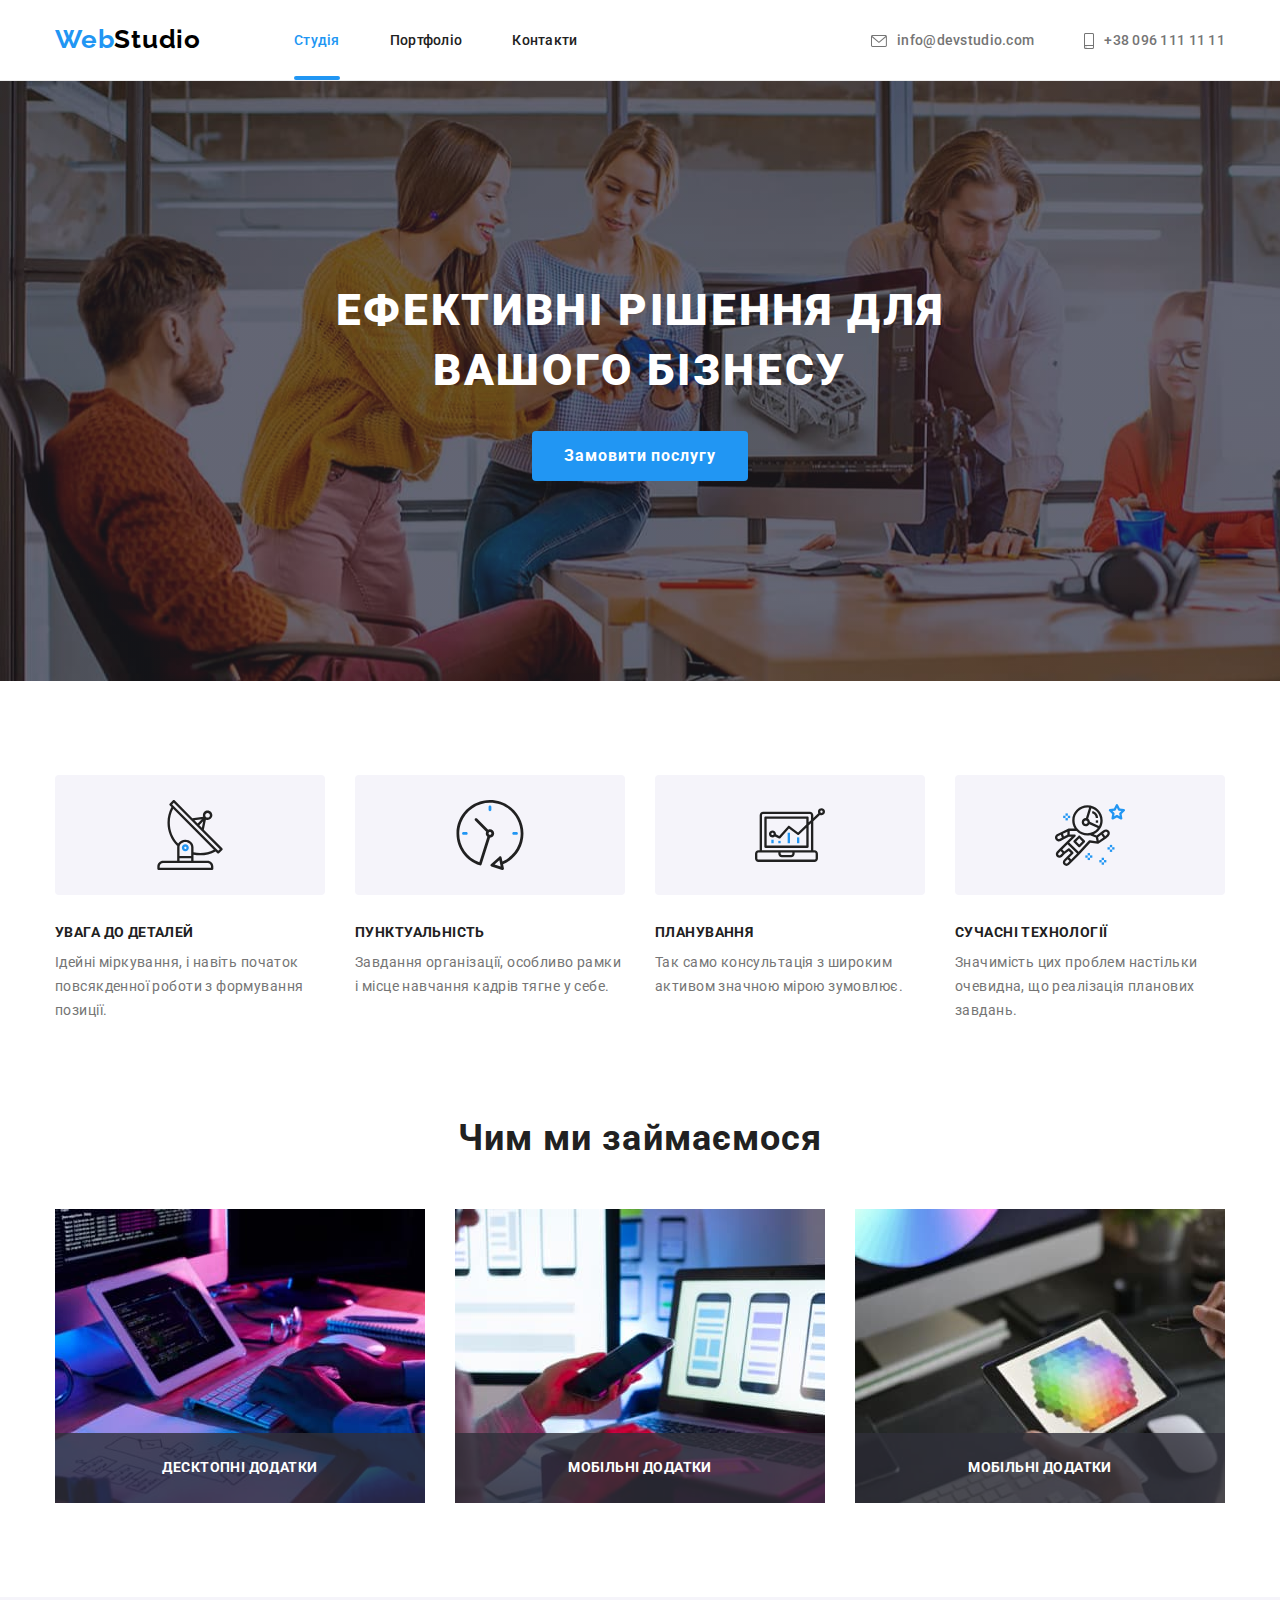
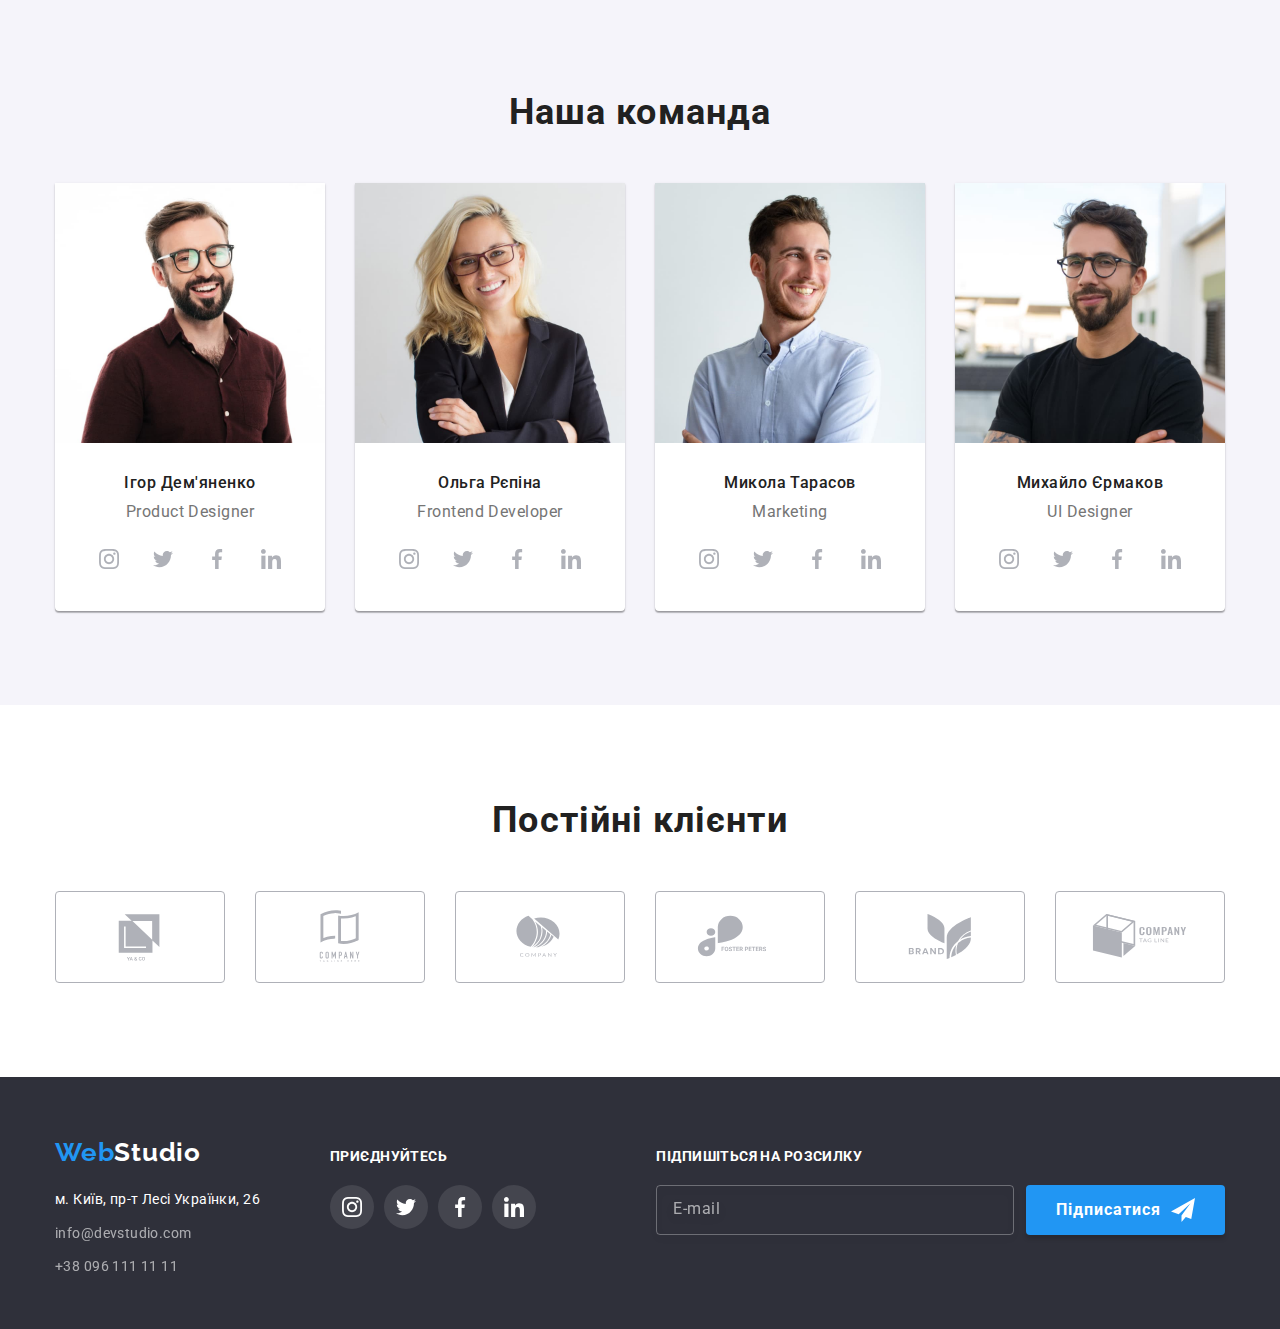
<file: index.html>
<!DOCTYPE html>
<html lang="uk">

<head>
    <meta charset="UTF-8">
    <meta http-equiv="X-UA-Compatible" content="IE=edge">
    <meta name="viewport" content="width=device-width, initial-scale=1.0">
    <title>WebStudio</title>
    <link rel="preconnect" href="https://fonts.googleapis.com">
    <link rel="preconnect" href="https://fonts.gstatic.com" crossorigin>
    <link
        href="https://fonts.googleapis.com/css2?family=Raleway:wght@700&family=Roboto:wght@400;500;700;900&display=swap"
        rel="stylesheet">
    <link rel="stylesheet" href="https://cdn.jsdelivr.net/npm/modern-normalize@1.1.0/modern-normalize.min.css">
    <link rel="stylesheet" href="./css/main.min.css">
</head>

<body class="body">
    <header class="header">
        <div class="container header-nav-container">
            <nav class="header-nav">
                <a class="logo-link-header" href="/"><span class="logo-link-web">Web</span>Studio</a>
                <ul class="header-menu">
                    <li class="header-menu__item"> <a class="header-menu__link header-menu__link--active animation" href="#">Студія</a></li>
                    <li class="header-menu__item"> <a class="header-menu__link animation" href="./portfolio.html">Портфоліо</a>
                    </li>
                    <li class="header-menu__item"> <a class="header-menu__link animation" href="#">Контакти</a></li>
                </ul>
            </nav>
            <ul class="header-menu__contacts">
                <li class="header-menu__contacts-item">
                    <a class="header-menu__contacts-link animation" href="mailto:info@devstudio.com">
                        <svg aria-label="іконка листа" class="header-menu__contacts-icon" width="16px" height="12px">
                            <use href="./images/sprite.svg#icon-envelope"></use>
                        </svg>info@devstudio.com</a>
                </li>
                <li class="header-menu-contacts-item">
                    <a class="header-menu__contacts-link animation" href="tel:+380961111111">
                        <svg aria-label="іконка телефону" class="header-menu__contacts-icon" width="10px" height="16px">
                            <use href="./images/sprite.svg#icon-smartphone"></use>
                        </svg>+38 096 111 11 11</a>
                </li>
            </ul>
        </div>
    </header>
    <main class="page-main">
        <section class="page-main-hat">
            <div class="container">
                <h1 class="page-main-hat__title">Ефективні рішення для <br> вашого бізнесу</h1>
                <button class="order-button" type="button" data-modal-open>Замовити послугу</button>
            </div>
        </section>
        <section class="page-main-features section">
            <div class="container">
                <h2 class="visually-hidden">Наші особливості</h2>
                <ul class="page-main-features__list">
                    <li class="page-main-features__list-item">
                        <div class="page-main-features__bg-icon">
                            <svg aria-label="антена" class="page-main-features__icon" width="70px" height="70px">
                                <use href="./images/sprite.svg#icon-antenna"></use>
                            </svg>
                        </div>
                        <h3 class="page-main-features__list-item-title">УВАГА ДО ДЕТАЛЕЙ</h3>
                        <p class="page-main-features__list-item-text">Ідейні міркування, і навіть початок
                            повсякденної
                            роботи
                            з формування позиції.</p>
                    </li>
                    <li>
                        <div class="page-main-features__bg-icon">
                            <svg aria-label="годинник" class="page-main-features__icon" width="70px" height="70px">
                                <use href="./images/sprite.svg#icon-clock"></use>
                            </svg>
                        </div>
                        <h3 class="page-main-features__list-item-title">ПУНКТУАЛЬНІСТЬ</h3>
                        <p class="page-main-features__list-item-text">Завдання організації, особливо рамки і місце
                            навчання
                            кадрів тягне у себе.</p>
                    </li>
                    <li>
                        <div class="page-main-features__bg-icon">
                            <svg aria-label="діаграма" class="page-main-features__icon" width="70px" height="70px">
                                <use href="./images/sprite.svg#icon-diagram"></use>
                            </svg>
                        </div>
                        <h3 class="page-main-features__list-item-title">ПЛАНУВАННЯ</h3>
                        <p class="page-main-features__list-item-text">Так само консультація з широким активом значною
                            мірою
                            зумовлює.</p>
                    </li>
                    <li>
                        <div class="page-main-features__bg-icon">
                            <svg aria-label="астронавт" class="page-main-features__icon" width="70px" height="70px">
                                <use href="./images/sprite.svg#icon-astronaut"></use>
                            </svg>
                        </div>
                        <h3 class="page-main-features__list-item-title">СУЧАСНІ ТЕХНОЛОГІЇ</h3>
                        <p class="page-main-features__list-item-text">Значимість цих проблем настільки очевидна, що
                            реалізація планових завдань.</p>
                    </li>
                </ul>
            </div>
        </section>
        <section class="page-main-works section">
            <div class="container">
                <h2 class="page-main-title">Чим ми займаємося</h2>
                <ul class="page-main-works__list">
                    <li class="page-main-works__list-item">
                        <div class="page-main-works__img-wrapper">
                            <img class="page-main-works__img" src="./images/works/work1.jpg" alt="Процес написання коду"
                                width="370">
                            <p class="page-main-works__img-overlay">Десктопні додатки</p>
                        </div>
                    </li>
                    <li class="page-main-works__list-item">
                        <div class="page-main-works__img-wrapper">
                            <img class="page-main-works__img" src="./images/works/work2.jpg" alt="Створення макету"
                                width="370">
                            <p class="page-main-works__img-overlay">Мобільні додатки</p>
                        </div>
                    </li>
                    <li class="page-main-works__list-item">
                        <div class="page-main-works__img-wrapper">
                            <img class="page-main-works__img" src="./images/works/work3.jpg" alt="Палітра кольорів"
                                width="370">
                            <p class="page-main-works__img-overlay">Мобільні додатки</p>
                        </div>
                    </li>
                </ul>
            </div>
        </section>
        <section class="page-main-workers section">
            <div class="container">
                <h2 class="page-main-title">Наша команда</h2>
                <ul class="page-main-workers__list">
                    <li class="page-main-workers__list-item">
                        <img class="page-main-workers__list-img" src="./images/workers/worker1.jpg"
                            alt="Працівник компанії, дизайнер" width="270">
                        <div class="page-main-workers__list-common">
                            <h3 class="page-main-workers__list-img-title">Ігор Дем'яненко</h3>
                            <p class="page-main-workers__list-img-text" lang="en">Product Designer</p>
                            <ul class="page-main-workers__list-icon">
                                <li>
                                    <a href="" class="page-main-workers__list-social-link">
                                        <svg aria-label="іконка інстаграму" class="page-main-social-list-icon"
                                            width="20px" height="20px">
                                            <use href="./images/sprite.svg#icon-instagram"></use>
                                        </svg>
                                    </a>
                                </li>
                                <li>
                                    <a href="" class="page-main-workers__list-social-link">
                                        <svg aria-label="іконка твіттеру" class="page-main-social-list-icon"
                                            width="20px" height="20px">
                                            <use href="./images/sprite.svg#icon-twitter"></use>
                                        </svg>
                                    </a>
                                </li>
                                <li>
                                    <a href="" class="page-main-workers__list-social-link">
                                        <svg aria-label="іконка фейсбуку" class="page-main-social-list-icon"
                                            width="20px" height="20px">
                                            <use href="./images/sprite.svg#icon-facebook"></use>
                                        </svg>
                                    </a>
                                </li>
                                <li>
                                    <a href="" class="page-main-workers__list-social-link">
                                        <svg aria-label="іконка лінкедину" class="page-main-social-list-icon"
                                            width="20px" height="20px">
                                            <use href="./images/sprite.svg#icon-linkedin"></use>
                                        </svg>
                                    </a>
                                </li>
                            </ul>
                        </div>
                    </li>
                    <li class="page-main-workers__list-item">
                        <img class="page-main-workers__list-img" src="./images/workers/worker2.jpg"
                            alt="Працівник компаніі, розробник" width="270">
                        <div class="page-main-workers__list-common">
                            <h3 class="page-main-workers__list-img-title">Ольга Рєпіна</h3>
                            <p class="page-main-workers__list-img-text" lang="en">Frontend Developer</p>
                            <ul class="page-main-workers__list-icon">
                                <li>
                                    <a href="" class="page-main-workers__list-social-link">
                                        <svg aria-label="іконка інстаграму" class="page-main-social-list-icon"
                                            width="20px" height="20px">
                                            <use href="./images/sprite.svg#icon-instagram"></use>
                                        </svg>
                                    </a>
                                </li>
                                <li>
                                    <a href="" class="page-main-workers__list-social-link">
                                        <svg aria-label="іконка твіттеру" class="page-main-social-list-icon"
                                            width="20px" height="20px">
                                            <use href="./images/sprite.svg#icon-twitter"></use>
                                        </svg>
                                    </a>
                                </li>
                                <li>
                                    <a href="" class="page-main-workers__list-social-link">
                                        <svg aria-label="іконка фейсбуку" class="page-main-social-list-icon"
                                            width="20px" height="20px">
                                            <use href="./images/sprite.svg#icon-facebook"></use>
                                        </svg>
                                    </a>
                                </li>
                                <li>
                                    <a href="" class="page-main-workers__list-social-link">
                                        <svg aria-label="іконка лінкедину" class="page-main-social-list-icon"
                                            width="20px" height="20px">
                                            <use href="./images/sprite.svg#icon-linkedin"></use>
                                        </svg>
                                    </a>
                                </li>
                            </ul>
                        </div>
                    </li>
                    <li class="page-main-workers__list-item">
                        <img class="page-main-workers__list-img" src="./images/workers/worker3.jpg"
                            alt="Працівник компанії, маркетолог" width="270">
                        <div class="page-main-workers__list-common">
                            <h3 class="page-main-workers__list-img-title">Микола Тарасов</h3>
                            <p class="page-main-workers__list-img-text" lang="en">Marketing</p>
                            <ul class="page-main-workers__list-icon">
                                <li>
                                    <a href="" class="page-main-workers__list-social-link">
                                        <svg aria-label="іконка інстаграму" class="page-main-social-list-icon"
                                            width="20px" height="20px">
                                            <use href="./images/sprite.svg#icon-instagram"></use>
                                        </svg>
                                    </a>
                                </li>
                                <li>
                                    <a href="" class="page-main-workers__list-social-link">
                                        <svg aria-label="іконка твіттеру" class="page-main-social-list-icon"
                                            width="20px" height="20px">
                                            <use href="./images/sprite.svg#icon-twitter"></use>
                                        </svg>
                                    </a>
                                </li>
                                <li>
                                    <a href="" class="page-main-workers__list-social-link">
                                        <svg aria-label="іконка фейсбуку" class="page-main-social-list-icon"
                                            width="20px" height="20px">
                                            <use href="./images/sprite.svg#icon-facebook"></use>
                                        </svg>
                                    </a>
                                </li>
                                <li>
                                    <a href="" class="page-main-workers__list-social-link">
                                        <svg aria-label="іконка лінкедину" class="page-main-social-list-icon"
                                            width="20px" height="20px">
                                            <use href="./images/sprite.svg#icon-linkedin"></use>
                                        </svg>
                                    </a>
                                </li>
                            </ul>
                        </div>
                    </li>
                    <li class="page-main-workers__list-item">
                        <img class="page-main-workers__list-img" src="./images/workers/worker4.jpg"
                            alt="Працівник компаніі, дизайнер" width="270">
                        <div class="page-main-workers__list-common">
                            <h3 class="page-main-workers__list-img-title">Михайло Єрмаков</h3>
                            <p class="page-main-workers__list-img-text" lang="en">UI Designer</p>
                            <ul class="page-main-workers__list-icon">
                                <li>
                                    <a href="" class="page-main-workers__list-social-link">
                                        <svg aria-label="іконка інстаграму" class="page-main-social-list-icon"
                                            width="20px" height="20px">
                                            <use href="./images/sprite.svg#icon-instagram"></use>
                                        </svg>
                                    </a>
                                </li>
                                <li>
                                    <a href="" class="page-main-workers__list-social-link">
                                        <svg aria-label="іконка твіттеру" class="page-main-social-list-icon"
                                            width="20px" height="20px">
                                            <use href="./images/sprite.svg#icon-twitter"></use>
                                        </svg>
                                    </a>
                                </li>
                                <li>
                                    <a href="" class="page-main-workers__list-social-link">
                                        <svg aria-label="іконка фейсбуку" class="page-main-social-list-icon"
                                            width="20px" height="20px">
                                            <use href="./images/sprite.svg#icon-facebook"></use>
                                        </svg>
                                    </a>
                                </li>
                                <li>
                                    <a href="" class="page-main-workers__list-social-link">
                                        <svg aria-label="іконка лінкедину" class="page-main-social-list-icon"
                                            width="20px" height="20px">
                                            <use href="./images/sprite.svg#icon-linkedin"></use>
                                        </svg>
                                    </a>
                                </li>
                            </ul>
                        </div>
                    </li>
                </ul>
            </div>
        </section>
        <section class="section">
            <div class="container">
                <h2 class="page-main-title">Постійні клієнти</h2>
                <ul class="page-main-clients-list">
                    <li class="page-main-clients-list-item">

                        <a class="page-main-clients-list-item-link" href="">
                            <svg aria-label="іконка компанії" class="page-main-clients-list-icon" width="106px"
                                height="60px">
                                <use href="./images/sprite.svg#icon-ya-co"></use>
                            </svg></a>

                    </li>
                    <li class="page-main-clients-list-item">

                        <a class="page-main-clients-list-item-link" href="">
                            <svg aria-label="іконка компанії" class="page-main-clients-list-icon" width="106px"
                                height="60px">
                                <use href="./images/sprite.svg#icon-company-tagline-here"></use>
                            </svg>
                        </a>

                    </li>
                    <li class="page-main-clients-list-item">

                        <a class="page-main-clients-list-item-link" href="">
                            <svg aria-label="іконка компанії" class="page-main-clients-list-icon" width="106px"
                                height="60px">
                                <use href="./images/sprite.svg#icon-company"></use>
                            </svg>
                        </a>

                    </li>
                    <li class="page-main-clients-list-item">

                        <a class="page-main-clients-list-item-link" href="">
                            <svg aria-label="іконка компанії" class="page-main-clients-list-icon" width="106px"
                                height="60px">
                                <use href="./images/sprite.svg#icon-foster-peters"></use>
                            </svg>
                        </a>

                    </li>
                    <li class="page-main-clients-list-item">

                        <a class="page-main-clients-list-item-link" href="">
                            <svg aria-label="іконка бренду" class="page-main-clients-list-icon" width="106px"
                                height="60px">
                                <use href="./images/sprite.svg#icon-brand"></use>
                            </svg>
                        </a>

                    </li>
                    <li class="page-main-clients-list-item">

                        <a class="page-main-clients-list-item-link" href="">
                            <svg aria-label="іконка компанії" class="page-main-clients-list-icon" width="106px"
                                height="60px">
                                <use href="./images/sprite.svg#icon-tag-line"></use>
                            </svg>
                        </a>

                    </li>
                </ul>
            </div>
        </section>
    </main>
    <footer class="footer">
        <div class="container">
            <div class="footer-wrapper">
                <div class="footer-social-block">
                    <a class="logo-link-footer" href="/"><span class="logo-link-web">Web</span>Studio</a>
                    <address class="footer-address">
                        <ul class="footer-address-list">
                            <li class="footer-address-list-item"><a class="footer-link-address animation"
                                    href="https://goo.gl/maps/4uYQ2Z6BmHYH9o7B6" target="_blank"
                                    rel="noopener noreferrer nofollow">м. Київ,
                                    пр-т Лесі Українки, 26</a></li>
                            <li class="footer-address-list-item"> <a class="footer-link-contacts animation"
                                    href="mailto:info@devstudio.com">info@devstudio.com</a></li>
                            <li class="footer-address-list-item"> <a class="footer-link-contacts animation"
                                    href="tel:+380961111111">+38 096
                                    111 11
                                    11</a></li>
                        </ul>
                    </address>
                </div>
                <div class="footer-block-icons">
                    <h3 class="footer-block-icons-title">приєднуйтесь</h3>
                    <ul class="footer-block-icons-list">
                        <li class="footer-block-icons-list-item">
                            <a class="footer-block-icons-list-link" href="">
                                <svg aria-label="іконка інстаграму" class="footer-icons" width="20px" height="20px">
                                    <use href="./images/sprite.svg#icon-instagram"></use>
                                </svg>
                            </a>
                        </li>
                        <li>
                            <a class="footer-block-icons-list-link" href="">
                                <svg aria-label="іконка твітеру" class="footer-icons" width="20px" height="20px">
                                    <use href="./images/sprite.svg#icon-twitter"></use>
                                </svg>
                            </a>
                        </li>
                        <li>
                            <a class="footer-block-icons-list-link" href="">
                                <svg aria-label="іконка фейсбуку" class="footer-icons" width="20px" height="20px">
                                    <use href="./images/sprite.svg#icon-facebook"></use>
                                </svg>
                            </a>
                        </li>
                        <li>
                            <a class="footer-block-icons-list-link" href="">
                                <svg aria-label="іконка лінкедину" class="footer-icons" width="20px" height="20px">
                                    <use href="./images/sprite.svg#icon-linkedin"></use>
                                </svg>
                            </a>
                        </li>
                    </ul>
                </div>
                <div class="footer-form-block">
                    <form class="footer-form">
                        <p class="footer-block-icons-title">Підпишіться на розсилку</p>
                        <label class="footer-form-field">
                            <input type="email" class="footer-form-input" name="user_email" required
                                placeholder="E-mail">
                            <button type="submit" class="footer-form-btn">Підписатися
                                <svg aria-label="іконка відправлення" class="footer-form-btn-icon" width="24px"
                                    height="24px">
                                    <use href="./images/sprite.svg#icon-send"></use>
                                </svg>
                            </button>
                        </label>
                    </form>
                </div>
            </div>
        </div>
    </footer>
    <div class="backdrop is-hidden" data-modal>
        <div class="modal">
            <button type="button" class="modal-close-btn" data-modal-close>
                <svg aria-label="іконка крестику" class="modal-close-btn-icon" width="18px" height="18px">
                    <use href="./images/sprite.svg#icon-close-black"></use>
                </svg>
            </button>
            <p class="modal-form-title">Залиште свої дані, ми вам передзвонимо</p>
            <form class="modal-form">

                <label class="modal-form-field">
                    <span class="modal-form-field-desc">Ім'я</span>
                    <span class="modal-form-input-wrapper">
                        <input type="text" class="modal-form-input" pattern="[a-zA-Zа-яА-ЯіІїЇ]+" name="user_name"
                            required>
                        <svg aria-label="іконка людини" class="modal-form-input-icon" width="18px" height="18px">
                            <use href="./images/sprite.svg#icon-person-modal"></use>
                        </svg>
                    </span>
                </label>
                <label class="modal-form-field">
                    <span class="modal-form-field-desc">Телефон</span>
                    <span class="modal-form-input-wrapper">
                        <input type="tel" class="modal-form-input" pattern="[0-9]{3}-[0-9]{3}-[0-9]{2}-[0-9]{2}"
                            title="xxx-xxx-xx-xx" name="user_phone" required>
                        <svg aria-label="іконка телефону" class="modal-form-input-icon" width="18px" height="18px">
                            <use href="./images/sprite.svg#icon-phone-modal"></use>
                        </svg>
                    </span>
                </label>
                <label class="modal-form-field">
                    <span class="modal-form-field-desc">Пошта</span>
                    <span class="modal-form-input-wrapper">
                        <input type="email" class="modal-form-input" name="user_email">
                        <svg aria-label="іконка конверту" class="modal-form-input-icon" width="18px" height="18px">
                            <use href="./images/sprite.svg#icon-email-modal"></use>
                        </svg>
                    </span>
                </label>
                <label class="modal-form-field">
                    <span class="modal-form-field-desc">Коментар</span>
                    <textarea class="modal-form-message" name="user_message" placeholder="Введіть текст"></textarea>
                </label>
                <label class="modal-form-check-field">
                    <input type="checkbox" class="modal-form-check visually-hidden" name="user_policy" required>
                    <svg aria-label="іконка галочки" class="modal-form-own-checkbox" width="11px" height="8px">
                        <use class="modal-form-own-checkbox-icon" href="./images/sprite.svg#icon-Vector"></use>
                    </svg>
                    Погоджуюся з розсилкою та приймаю&nbsp;<a class="modal-form-check-link" href="">Умови договору</a>
                </label>
                <button type="submit" class="modal-form-btn-submit">Відправити</button>

            </form>
        </div>
    </div>

    <script src="./js/modal.js"></script>
</body>
</file>
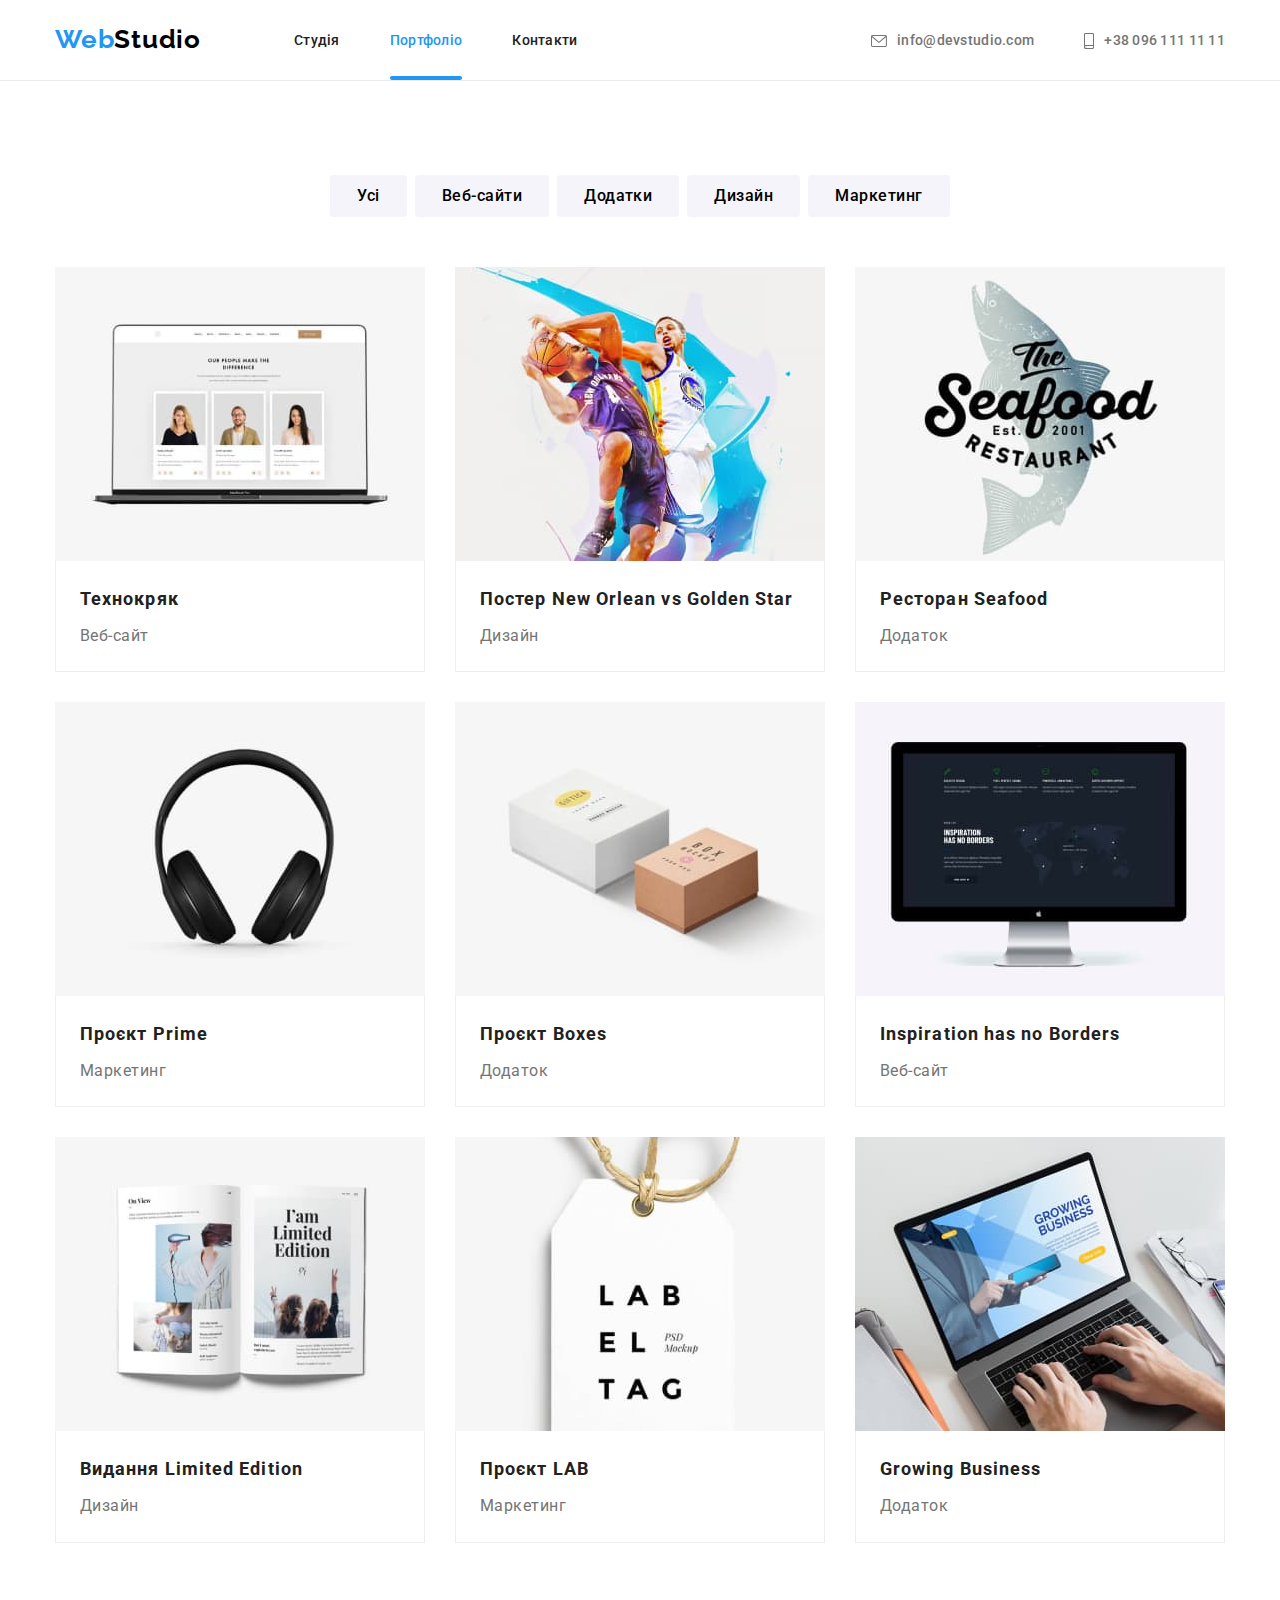
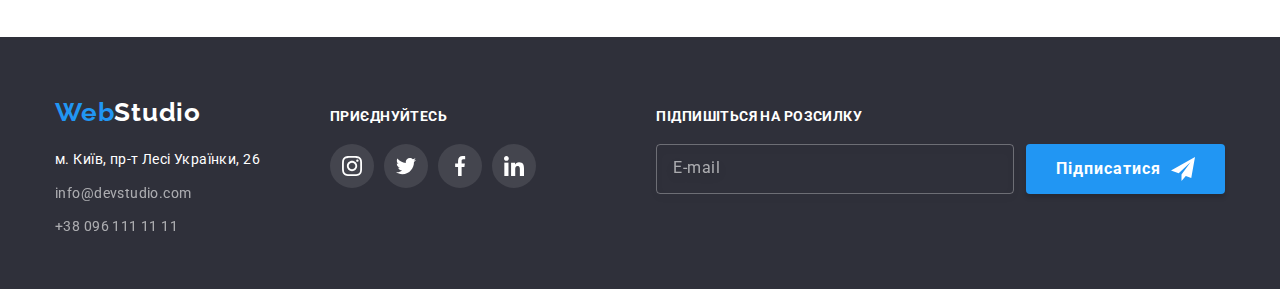
<file: portfolio.html>
<!DOCTYPE html>
<html lang="uk">

<head>
    <meta charset="UTF-8">
    <meta http-equiv="X-UA-Compatible" content="IE=edge">
    <meta name="viewport" content="width=device-width, initial-scale=1.0">
    <title>WebStudio</title>
    <link rel="preconnect" href="https://fonts.googleapis.com">
    <link rel="preconnect" href="https://fonts.gstatic.com" crossorigin>
    <link
        href="https://fonts.googleapis.com/css2?family=Raleway:wght@700&family=Roboto:wght@400;500;700;900&display=swap"
        rel="stylesheet">
    <link rel="stylesheet" href="https://cdn.jsdelivr.net/npm/modern-normalize@1.1.0/modern-normalize.min.css">
    <link rel="stylesheet" href="./css/main.min.css">
</head>

<body class="body">
    <header class="header">
        <div class="container header-nav-container">
            <nav class="header-nav">
                <a class="logo-link-header" href="/"><span class="logo-link-web">Web</span>Studio</a>
                <ul class="header-menu">
                    <li class="header-menu__item"> <a class="header-menu__link animation" href="./index.html">Студія</a></li>
                    <li class="header-menu__item"> <a class="header-menu__link header-menu__link--active animation" href="#">Портфоліо</a>
                    </li>
                    <li class="header-menu__item"> <a class="header-menu__link animation" href="#">Контакти</a></li>
                </ul>
            </nav>
            <ul class="header-menu__contacts">
                <li class="header-menu__contacts-item">
                    <a class="header-menu__contacts-link animation" href="mailto:info@devstudio.com">
                        <svg aria-label="іконка листа" class="header-menu__contacts-icon" width="16px" height="12px">
                            <use href="./images/sprite.svg#icon-envelope"></use>
                        </svg>info@devstudio.com</a>
                </li>
                <li class="header-menu__contacts-item">
                    <a class="header-menu__contacts-link animation" href="tel:+380961111111">
                        <svg aria-label="іконка телефону" class="header-menu__contacts-icon" width="10px" height="16px">
                            <use href="./images/sprite.svg#icon-smartphone"></use>
                        </svg>+38 096 111 11 11</a>
                </li>
            </ul>
        </div>
    </header>
    <main class="portfolio-main">
        <section class="portfolio-main-section section">
            <div class="container">
                <h1 class="visually-hidden">Проекти</h1>
                <ul class="portfolio-main-buttons-list">
                    <li class="portfolio-main-buttons-list-item"><button class="portfolio-button"
                            type="button">Усі</button>
                    </li>
                    <li class="portfolio-main-buttons-list-item"><button class="portfolio-button"
                            type="button">Веб-сайти</button></li>
                    <li class="portfolio-main-buttons-list-item"><button class="portfolio-button"
                            type="button">Додатки</button>
                    </li>
                    <li class="portfolio-main-buttons-list-item"><button class="portfolio-button"
                            type="button">Дизайн</button>
                    </li>
                    <li class="portfolio-main-buttons-list-item"><button class="portfolio-button"
                            type="button">Маркетинг</button></li>
                </ul>
                <ul class="portfolio-main-list">
                    <li class="portfolio-main-list-item">
                        <a class="portfolio-main-list-link" href="">
                            <div class="portfolio-main-img-wrapper">
                                <img class="portfolio-main-list-item-img" src="./images/portfolio/portfolio1.jpg"
                                    alt="Веб-сайт, приклад" width="370">
                                <p class="portfolio-main-list-overlay">Ресурс пропонує комплексні пропозиції з різним
                                    рівнем
                                    функціоналу та сервісів. Все це дозволить відвідувачу отримати
                                    вичерпні відомості про компанію чи приватну особу.</p>
                            </div>
                            <div class="portfolio-main-list-common">
                                <h2 class="portfolio-main-list-item-title">Технокряк</h2>
                                <p class="portfolio-main-list-item-text">Веб-сайт</p>
                            </div>
                        </a>
                    </li>
                    <li class="portfolio-main-list-item">
                        <a class="portfolio-main-list-link" href="">
                            <div class="portfolio-main-img-wrapper">
                                <img class="portfolio-main-list-item-img" src="./images/portfolio/portfolio2.jpg"
                                    alt="Дизайн постеру для баскетболу" width="370">
                                <p class="portfolio-main-list-overlay">Ресурс пропонує комплексні пропозиції з різним
                                    рівнем
                                    функціоналу та сервісів. Все це дозволить відвідувачу отримати
                                    вичерпні відомості про компанію чи приватну особу.</p>
                            </div>
                            <div class="portfolio-main-list-common">
                                <h2 class="portfolio-main-list-item-title">Постер New Orlean vs Golden Star</h2>
                                <p class="portfolio-main-list-item-text">Дизайн</p>
                            </div>
                        </a>
                    </li>
                    <li class="portfolio-main-list-item">
                        <a class="portfolio-main-list-link" href="">
                            <div class="portfolio-main-img-wrapper">
                                <img class="portfolio-main-list-item-img" src="./images/portfolio/portfolio3.jpg"
                                    alt="Додаток для ресторану морепродуктів" width="370">
                                <p class="portfolio-main-list-overlay">Ресурс пропонує комплексні пропозиції з різним
                                    рівнем
                                    функціоналу та сервісів. Все це дозволить відвідувачу отримати
                                    вичерпні відомості про компанію чи приватну особу.</p>
                            </div>
                            <div class="portfolio-main-list-common">
                                <h2 class="portfolio-main-list-item-title">Ресторан Seafood</h2>
                                <p class="portfolio-main-list-item-text">Додаток</p>
                            </div>
                        </a>
                    </li>
                    <li class="portfolio-main-list-item">
                        <a class="portfolio-main-list-link" href="">
                            <div class="portfolio-main-img-wrapper">
                                <img class="portfolio-main-list-item-img" src="./images/portfolio/portfolio4.jpg"
                                    alt="Маркетинговий проект навушників" width="370">
                                <p class="portfolio-main-list-overlay">Ресурс пропонує комплексні пропозиції з різним
                                    рівнем
                                    функціоналу та сервісів. Все це дозволить відвідувачу отримати
                                    вичерпні відомості про компанію чи приватну особу.</p>
                            </div>
                            <div class="portfolio-main-list-common">
                                <h2 class="portfolio-main-list-item-title">Проєкт Prime</h2>
                                <p class="portfolio-main-list-item-text">Маркетинг</p>
                            </div>
                        </a>
                    </li>
                    <li class="portfolio-main-list-item">
                        <a class="portfolio-main-list-link" href="">
                            <div class="portfolio-main-img-wrapper">
                                <img class="portfolio-main-list-item-img" src="./images/portfolio/portfolio5.jpg"
                                    alt="Додаток для коробок" width="370">
                                <p class="portfolio-main-list-overlay">Ресурс пропонує комплексні пропозиції з різним
                                    рівнем
                                    функціоналу та сервісів. Все це дозволить відвідувачу отримати
                                    вичерпні відомості про компанію чи приватну особу.</p>
                            </div>
                            <div class="portfolio-main-list-common">
                                <h2 class="portfolio-main-list-item-title">Проєкт Boxes</h2>
                                <p class="portfolio-main-list-item-text">Додаток</p>
                            </div>
                        </a>
                    </li>
                    <li class="portfolio-main-list-item">
                        <a class="portfolio-main-list-link" href="">
                            <div class="portfolio-main-img-wrapper">
                                <img class="portfolio-main-list-item-img" src="./images/portfolio/portfolio6.jpg"
                                    alt="Веб-сайт, приклад" width="370">
                                <p class="portfolio-main-list-overlay">Ресурс пропонує комплексні пропозиції з різним
                                    рівнем
                                    функціоналу та сервісів. Все це дозволить відвідувачу отримати
                                    вичерпні відомості про компанію чи приватну особу.</p>
                            </div>
                            <div class="portfolio-main-list-common">
                                <h2 class="portfolio-main-list-item-title">Inspiration has no Borders</h2>
                                <p class="portfolio-main-list-item-text">Веб-сайт</p>
                            </div>
                        </a>
                    </li>
                    <li class="portfolio-main-list-item">
                        <a class="portfolio-main-list-link" href="">
                            <div class="portfolio-main-img-wrapper">
                                <img class="portfolio-main-list-item-img" src="./images/portfolio/portfolio7.jpg"
                                    alt="Дизайн журналу" width="370">
                                <p class="portfolio-main-list-overlay">Ресурс пропонує комплексні пропозиції з різним
                                    рівнем
                                    функціоналу та сервісів. Все це дозволить відвідувачу отримати
                                    вичерпні відомості про компанію чи приватну особу.</p>
                            </div>
                            <div class="portfolio-main-list-common">
                                <h2 class="portfolio-main-list-item-title">Видання Limited Edition</h2>
                                <p class="portfolio-main-list-item-text">Дизайн</p>
                            </div>
                        </a>
                    </li>
                    <li class="portfolio-main-list-item">
                        <a class="portfolio-main-list-link" href="">
                            <div class="portfolio-main-img-wrapper">
                                <img class="portfolio-main-list-item-img" src="./images/portfolio/portfolio8.jpg"
                                    alt="Маркетинговий проект" width="370">
                                <p class="portfolio-main-list-overlay">Ресурс пропонує комплексні пропозиції з різним
                                    рівнем
                                    функціоналу та сервісів. Все це дозволить відвідувачу отримати
                                    вичерпні відомості про компанію чи приватну особу.</p>
                            </div>
                            <div class="portfolio-main-list-common">
                                <h2 class="portfolio-main-list-item-title">Проєкт LAB</h2>
                                <p class="portfolio-main-list-item-text">Маркетинг</p>
                            </div>
                        </a>
                    </li>
                    <li class="portfolio-main-list-item">
                        <a class="portfolio-main-list-link" href="">
                            <div class="portfolio-main-img-wrapper">
                                <img class="portfolio-main-list-item-img" src="./images/portfolio/portfolio9.jpg"
                                    alt="Додаток для бізнесу" width="370">
                                <p class="portfolio-main-list-overlay">Ресурс пропонує комплексні пропозиції з різним
                                    рівнем
                                    функціоналу та сервісів. Все це дозволить відвідувачу отримати
                                    вичерпні відомості про компанію чи приватну особу.</p>
                            </div>
                            <div class="portfolio-main-list-common">
                                <h2 class="portfolio-main-list-item-title">Growing Business</h2>
                                <p class="portfolio-main-list-item-text">Додаток</p>
                            </div>
                        </a>
                    </li>
                </ul>
            </div>
        </section>
    </main>
    <footer class="footer">
        <div class="container">
            <div class="footer-wrapper">
                <div class="footer-social-block">
                    <a class="logo-link-footer" href="/"><span class="logo-link-web">Web</span>Studio</a>
                    <address class="footer-address">
                        <ul class="footer-address-list">
                            <li class="footer-address-list-item"><a class="footer-link-address animation"
                                    href="https://goo.gl/maps/4uYQ2Z6BmHYH9o7B6" target="_blank"
                                    rel="noopener noreferrer nofollow">м. Київ,
                                    пр-т Лесі Українки, 26</a></li>
                            <li class="footer-address-list-item"> <a class="footer-link-contacts animation"
                                    href="mailto:info@devstudio.com">info@devstudio.com</a></li>
                            <li class="footer-address-list-item"> <a class="footer-link-contacts animation"
                                    href="tel:+380961111111">+38 096
                                    111 11
                                    11</a></li>
                        </ul>
                    </address>
                </div>
                <div class="footer-block-icons">
                    <h3 class="footer-block-icons-title">приєднуйтесь</h3>
                    <ul class="footer-block-icons-list">
                        <li class="footer-block-icons-list-item">
                            <a class="footer-block-icons-list-link" href="">
                                <svg aria-label="іконка інстаграму" class="footer-icons" width="20px" height="20px">
                                    <use href="./images/sprite.svg#icon-instagram"></use>
                                </svg>
                            </a>
                        </li>
                        <li>
                            <a class="footer-block-icons-list-link" href="">
                                <svg aria-label="іконка твітеру" class="footer-icons" width="20px" height="20px">
                                    <use href="./images/sprite.svg#icon-twitter"></use>
                                </svg>
                            </a>
                        </li>
                        <li>
                            <a class="footer-block-icons-list-link" href="">
                                <svg aria-label="іконка фейсбуку" class="footer-icons" width="20px" height="20px">
                                    <use href="./images/sprite.svg#icon-facebook"></use>
                                </svg>
                            </a>
                        </li>
                        <li>
                            <a class="footer-block-icons-list-link" href="">
                                <svg aria-label="іконка лінкедину" class="footer-icons" width="20px" height="20px">
                                    <use href="./images/sprite.svg#icon-linkedin"></use>
                                </svg>
                            </a>
                        </li>
                    </ul>
                </div>
                <div class="footer-form-block">
                    <form class="footer-form">
                        <p class="footer-block-icons-title">Підпишіться на розсилку</p>
                        <label class="footer-form-field">
                            <input type="email" class="footer-form-input" name="user_email" required
                                placeholder="E-mail">
                            <button type="submit" class="footer-form-btn">Підписатися
                                <svg aria-label="іконка відправлення" class="footer-form-btn-icon" width="24px"
                                    height="24px">
                                    <use href="./images/sprite.svg#icon-send"></use>
                                </svg>
                            </button>
                        </label>
                    </form>
                </div>
            </div>
        </div>
    </footer>
</body>

</html>
</file>
<file: css/main.min.css>
h1,h2,h3,h4,p{margin-top:0;margin-bottom:0}ul{margin-top:0;margin-bottom:0;padding-left:0}button{cursor:pointer}img{display:block}li{list-style-type:none}a{text-decoration:none;color:#212121;cursor:pointer}.section{padding-top:94px;padding-bottom:94px}.container{max-width:1200px;margin-left:auto;margin-right:auto;padding-left:15px;padding-right:15px}.body{font-family:"Roboto","Helvetica Neue","Verdana",sans-serif;color:#212121}.visually-hidden{position:absolute;white-space:nowrap;width:1px;height:1px;overflow:hidden;border:0;padding:0;clip:rect(0 0 0 0);clip-path:inset(50%);margin:-1px}.animation:hover,.animation:focus{color:#2196f3}.page-main-title{margin-bottom:50px;font-weight:700;font-size:36px;line-height:1.17;text-align:center;letter-spacing:.03em}.footer-block-icons-title{margin-bottom:20px;text-transform:uppercase;font-weight:700;font-size:14px;line-height:1.14;letter-spacing:.03em;color:#fff}.header{border-bottom:1px solid #ececec}.header-nav-container{display:flex;align-items:center}.header-nav{display:flex;align-items:center}.logo-link-header{margin-right:93px;padding-top:24px;padding-bottom:25px;font-family:"Raleway",sans-serif;font-weight:700;font-size:26px;line-height:1.2;letter-spacing:.03em;color:#000}.logo-link-web{color:#2196f3}.header-menu{display:flex}.header-menu__item:not(:last-child){margin-right:50px}.header-menu__link{padding-top:32px;padding-bottom:32px;font-weight:500;font-size:14px;line-height:1.14;letter-spacing:.02em;position:relative;transition:color 250ms cubic-bezier(0.4, 0, 0.2, 1)}.header-menu__link--active{color:#2196f3}.header-menu__link--active::after{content:"";position:absolute;width:100%;height:4px;bottom:0;left:0;background:#2196f3;border-radius:2px}.header-menu__contacts{display:flex;margin-left:auto}.header-menu__contacts-item:not(:last-child){margin-right:50px}.header-menu__contacts-link{padding-top:32px;padding-bottom:32px;font-weight:500;font-size:14px;line-height:1.14;letter-spacing:.02em;color:#757575;transition:color 250ms cubic-bezier(0.4, 0, 0.2, 1)}.header-menu__contacts-icon{fill:#757575;margin-right:10px;vertical-align:middle;transition:fill 250ms cubic-bezier(0.4, 0, 0.2, 1)}.header-menu__contacts-link:hover .header-menu__contacts-icon,.header-menu__contacts-link:focus .header-menu__contacts-icon{color:#2196f3;fill:#2196f3}.page-main-hat{max-width:1600px;padding-top:200px;padding-bottom:200px;margin:0 auto;background-color:#c4c4c4;background-image:linear-gradient(rgba(47, 48, 58, 0.4), rgba(47, 48, 58, 0.4)),url("../images/hero/img-hero.jpg");background-size:cover}.page-main-hat__title{display:block;align-items:center;text-align:center;margin-bottom:30px;font-weight:900;font-size:44px;line-height:1.36;text-align:center;letter-spacing:.06em;text-transform:uppercase;color:#fff}.order-button{display:block;margin:auto;padding:10px 32px 10px 32px;font-family:"Roboto",sans-serif;font-weight:700;font-size:16px;line-height:1.87;align-items:center;text-align:center;letter-spacing:.06em;background-color:#2196f3;color:#fff;border:0;border-radius:4px;transition:background-color 250ms cubic-bezier(0.4, 0, 0.2, 1)}.order-button:hover,.order-button:focus{background-color:#188ce8}.page-main-features__list{display:flex;flex-wrap:wrap;gap:30px}.page-main-features__list-item{flex-basis:calc((100% - 90px)/4)}.page-main-features__bg-icon{display:flex;align-items:center;justify-content:center;background-color:#f5f4fa;height:120px;border-radius:4px}.page-main-features__list-item-title{font-weight:700;font-size:14px;line-height:1.14;letter-spacing:.03em;text-transform:uppercase;padding-top:30px}.page-main-features__list-item-text{margin-top:10px;max-width:270px;font-size:14px;line-height:1.71;letter-spacing:.03em;color:#757575}.page-main-works{padding-top:0}.page-main-works__list{display:flex;gap:30px;flex-wrap:wrap}.page-main-works__list-item{flex-basis:calc((100% - 60px)/3)}.page-main-works__img-wrapper{position:relative}.page-main-works__img-overlay{position:absolute;bottom:0;left:0;width:100%;height:70px;display:flex;align-items:center;justify-content:center;font-weight:700;font-size:14px;line-height:1.14;letter-spacing:.03em;text-align:center;text-transform:uppercase;color:#fff;background:rgba(47,48,58,.8)}.page-main-workers{background-color:#f5f4fa}.page-main-workers__list{display:flex;flex-wrap:wrap;gap:30px}.page-main-workers__list-item{flex-basis:calc((100% - 90px)/4);box-shadow:0px 1px 3px rgba(0,0,0,.12),0px 1px 1px rgba(0,0,0,.14),0px 2px 1px rgba(0,0,0,.2);border-radius:0px 0px 4px 4px;background-color:#fff}.page-main-workers__list-common{padding-top:30px;padding-bottom:30px}.page-main-workers__list-img-title{margin-bottom:10px;font-weight:500;font-size:16px;line-height:1.19;text-align:center;letter-spacing:.03em}.page-main-workers__list-img-text{margin-bottom:16px;font-size:16px;line-height:1.19;text-align:center;letter-spacing:.03em;color:#757575}.page-main-workers__list-icon{display:flex;column-gap:10px;text-align:center;justify-content:center}.page-main-workers__list-social-link{display:flex;align-items:center;justify-content:center;height:44px;width:44px;border-radius:50%;background-color:#fff;transition:background-color 250ms cubic-bezier(0.4, 0, 0.2, 1)}.page-main-workers__list-social-link:hover,.page-main-workers__list-social-link:focus{background-color:#2196f3}.page-main-social-list-icon{fill:#afb1b8;transition:fill 250ms cubic-bezier(0.4, 0, 0.2, 1)}.page-main-workers__list-social-link:hover .page-main-social-list-icon,.page-main-workers__list-social-link:focus .page-main-social-list-icon{fill:#fff}.page-main-clients-title{font-weight:700;font-size:36px;line-height:42px;text-align:center;letter-spacing:.03em;padding-top:94px;margin-bottom:50px}.page-main-clients-list{display:flex;flex-wrap:wrap;gap:30px}.page-main-clients-list-item{flex-basis:calc((100% - 150px)/6)}.page-main-clients-list-item-link{display:flex;align-items:center;justify-content:center;height:92px;border:1px solid #afb1b8;border-radius:4px;transition:border-color 250ms cubic-bezier(0.4, 0, 0.2, 1)}.page-main-clients-list-item-link:hover,.page-main-clients-list-item-link:focus{border:1px solid #2196f3}.page-main-clients-list-icon{fill:#afb1b8;transition:fill 250ms cubic-bezier(0.4, 0, 0.2, 1)}.page-main-clients-list-item-link:hover .page-main-clients-list-icon,.page-main-clients-list-item-link:focus .page-main-clients-list-icon{fill:#2196f3}.footer{width:auto;height:252px;padding-top:60px;padding-bottom:60px;background-color:#2f303a}.footer-wrapper{display:flex;flex-wrap:wrap;gap:70px;align-items:baseline}.logo-link-footer{font-family:"Raleway",sans-serif;font-weight:700;font-size:26px;line-height:1.2;letter-spacing:.03em;color:#fff}.footer-address{margin-top:20px;font-style:normal}.footer-address-list-item:not(:last-child){margin-bottom:9px}.footer-link-address{font-weight:400;font-size:14px;line-height:1.71;letter-spacing:.03em;color:#fff;transition:color 250ms cubic-bezier(0.4, 0, 0.2, 1)}.footer-link-contacts{font-weight:400;font-size:14px;line-height:24px;letter-spacing:.03em;color:#fff;opacity:.6;transition:color 250ms cubic-bezier(0.4, 0, 0.2, 1)}.footer-block-icons-list{display:flex;flex-wrap:wrap;gap:10px}.footer-block-icons-list-item{flex-basis:calc((100% - 30px)/4)}.footer-block-icons-list-link{display:flex;align-items:center;justify-content:center;height:44px;width:44px;border-radius:50%;background:rgba(255,255,255,.1);transition:background-color 250ms cubic-bezier(0.4, 0, 0.2, 1)}.footer-block-icons-list-link:hover,.footer-block-icons-list-link:focus{background-color:#2196f3}.footer-icons{fill:#fff}.footer-form-block{margin-left:auto}.footer-form-field{display:flex}.footer-form-input{width:358px;height:50px;border:1px solid rgba(255,255,255,.3);filter:drop-shadow(0px 4px 4px rgba(0, 0, 0, 0.15));border-radius:4px;background-color:rgba(0,0,0,0);color:#fff;font-size:12px;padding-left:16px;margin-right:12px}.footer-form-input::placeholder{font-weight:400;font-size:16px;line-height:1.25;letter-spacing:.03em;color:rgba(255,255,255,.6)}.footer-form-btn{display:flex;align-items:center;gap:10px;padding-left:28px;padding-right:28px;font-weight:700;font-size:16px;line-height:1.88;letter-spacing:.06em;color:#fff;background-color:#2196f3;box-shadow:0px 4px 4px rgba(0,0,0,.15);border-radius:4px;border-color:rgba(0,0,0,0);transition:background-color 250ms cubic-bezier(0.4, 0, 0.2, 1)}.footer-form-btn:hover,.footer-form-btn:focus{background-color:#188ce8}.backdrop{position:fixed;top:0;left:0;z-index:100;width:100%;height:100%;background:rgba(0,0,0,.2);transition:visibility 250ms cubic-bezier(0.4, 0, 0.2, 1),opacity 250ms cubic-bezier(0.4, 0, 0.2, 1)}.backdrop.is-hidden{visibility:hidden;opacity:0;pointer-events:none}.modal{position:absolute;top:50%;left:50%;transform:translate(-50%, -50%);width:528px;background-color:#fff;padding:40px}.modal-close-btn{position:absolute;top:8px;right:8px;display:flex;align-items:center;justify-content:center;width:30px;height:30px;border-radius:50%;background-color:rgba(0,0,0,0);border:1px solid rgba(0,0,0,.1);padding:0;transition:fill 250ms cubic-bezier(0.4, 0, 0.2, 1)}.modal-close-btn:hover,.modal-close-btn:focus{fill:#2196f3}.modal-form-title{font-weight:700;font-size:20px;line-height:1.15;text-align:center;letter-spacing:.03em;margin-bottom:12px}.modal-form{display:flex;flex-direction:column}.modal-form-field{margin-bottom:10px}.modal-form-field-desc{display:block;margin-bottom:4px;font-weight:400;font-size:12px;line-height:1.17;letter-spacing:.01em;color:#757575}.modal-form-input-wrapper{position:relative;display:block}.modal-form-input{width:100%;height:40px;border:1px solid rgba(33,33,33,.2);border-radius:4px;padding-left:42px;font-size:12px;transition:border-color 250ms cubic-bezier(0.4, 0, 0.2, 1)}.modal-form-input:focus{outline:none;border-color:#2196f3}.modal-form-input-icon{position:absolute;left:12px;top:50%;transform:translateY(-50%);transition:fill 250ms cubic-bezier(0.4, 0, 0.2, 1)}.modal-form-input:focus+.modal-form-input-icon{fill:#2196f3}.modal-form-message{width:100%;height:120px;border:1px solid rgba(33,33,33,.2);border-radius:4px;padding:12px 16px 12px 16px;resize:none;font-size:12px;transition:border-color 250ms cubic-bezier(0.4, 0, 0.2, 1)}.modal-form-message::placeholder{font-weight:400;font-size:12px;line-height:1.17;letter-spacing:.01em;color:rgba(117,117,117,.5)}.modal-form-message:focus{outline:none;border-color:#2196f3}.modal-form-check-field{display:flex;align-items:center;margin-top:10px;margin-bottom:30px;margin-left:12px;font-weight:400;font-size:14px;line-height:1.72;letter-spacing:.03em;color:#757575}.modal-form-own-checkbox{margin-right:7px;width:16px;height:15px;border:2px solid #212121;border-radius:2px;cursor:pointer}.modal-form-check:checked+.modal-form-own-checkbox{background-color:#2196f3;border-color:rgba(0,0,0,0)}.modal-form-check:focus+.modal-form-own-checkbox{box-shadow:0 0 0 2px #2196f3}.modal-form-own-checkbox-icon{display:none;fill:#fff;border:.2px solid #fff}.modal-form-check:checked+.modal-form-own-checkbox .modal-form-own-checkbox-icon{display:block}.modal-form-check-link{text-decoration-line:underline;color:#2196f3}.modal-form-btn-submit{align-self:center;padding:10px 52px 10px 52px;font-weight:700;font-size:16px;line-height:1.88;letter-spacing:.06em;color:#fff;background-color:#2196f3;box-shadow:0px 4px 4px rgba(0,0,0,.15);border-radius:4px;border-color:rgba(0,0,0,0);transition:background-color 250ms cubic-bezier(0.4, 0, 0.2, 1)}.modal-form-btn-submit:hover,.modal-form-btn-submit:focus{background-color:#188ce8}.portfolio-main-buttons-list{display:flex;justify-content:center;gap:8px;margin-bottom:50px}.portfolio-button{font-family:"Roboto",sans-serif;font-weight:500;font-size:16px;line-height:1.63;text-align:center;letter-spacing:.03em;background-color:#f5f4fa;border-radius:4px;border-color:rgba(0,0,0,0);padding:6px 25px 6px 25px;transition:background-color 250ms cubic-bezier(0.4, 0, 0.2, 1),color 250ms cubic-bezier(0.4, 0, 0.2, 1),box-shadow 250ms cubic-bezier(0.4, 0, 0.2, 1)}.portfolio-button:hover,.portfolio-button:focus{background-color:#2196f3;color:#fff;box-shadow:0px 3px 1px rgba(0,0,0,.1),0px 1px 2px rgba(0,0,0,.08),0px 2px 2px rgba(0,0,0,.12)}.portfolio-main-list{display:flex;flex-wrap:wrap;gap:30px}.portfolio-main-list-item{flex-basis:calc((100% - 60px)/3)}.portfolio-main-list-link{display:block;transition:box-shadow 250ms cubic-bezier(0.4, 0, 0.2, 1)}.portfolio-main-list-link:hover,.portfolio-main-list-link:focus{box-shadow:0px 1px 1px rgba(0,0,0,.12),0px 4px 4px rgba(0,0,0,.06),1px 4px 6px rgba(0,0,0,.16)}.portfolio-main-img-wrapper{position:relative;overflow:hidden}.portfolio-main-list-overlay{display:flex;align-items:center;justify-content:center;font-weight:400;font-size:18px;line-height:1.56;letter-spacing:.03em;color:#fff;padding-left:24px;padding-right:24px;width:100%;height:100%;left:0;top:0;position:absolute;overflow:auto;transform:translateY(100%);transition:transform 250ms cubic-bezier(0.4, 0, 0.2, 1);background-color:rgba(33,150,243,.9)}.portfolio-main-list-link:hover .portfolio-main-list-overlay,.portfolio-main-list-link:focus .portfolio-main-list-overlay{transform:translateY(0%)}.portfolio-main-list-common{padding:20px 24px 20px 24px;border-right:1px solid #eee;border-bottom:1px solid #eee;border-left:1px solid #eee}.portfolio-main-list-item-title{margin-bottom:4px;font-weight:700;font-size:18px;line-height:2;letter-spacing:.06em}.portfolio-main-list-item-text{font-size:16px;line-height:1.88;letter-spacing:.03em;color:#757575}/*# sourceMappingURL=main.min.css.map */
</file>
